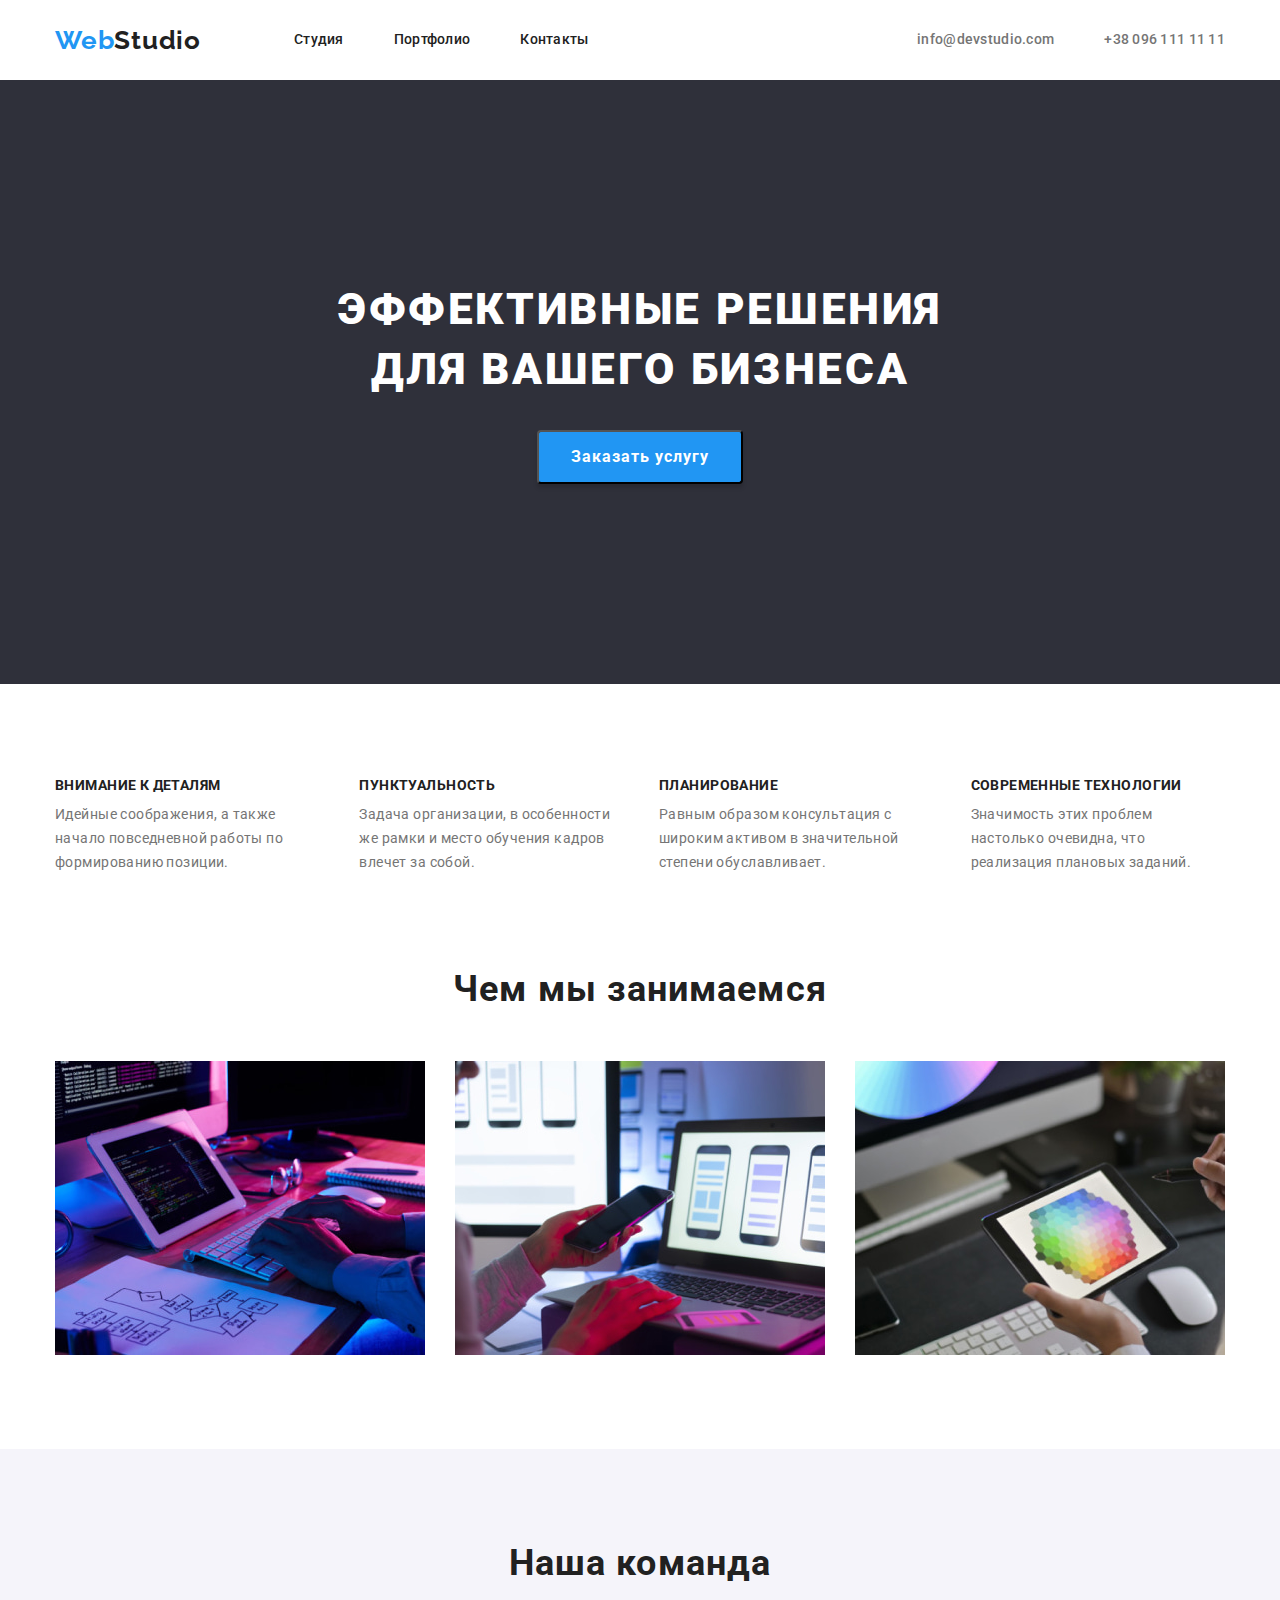
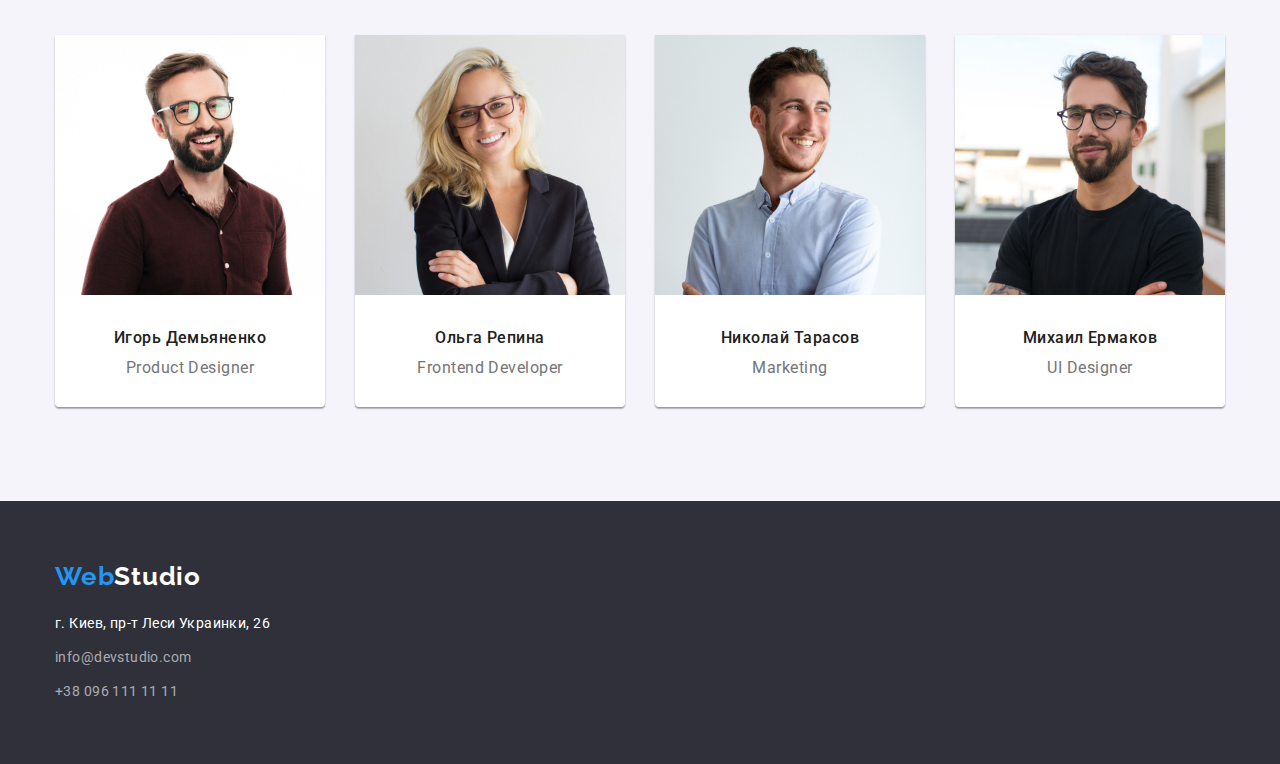
<file: index.html>
<!DOCTYPE html>
<html lang="ru">
<head>
    <meta charset="UTF-8">
    <meta http-equiv="X-UA-Compatible" content="IE=edge">
    <meta name="viewport" content="width=device-width, initial-scale=1.0">
    <title>Document</title>
    <link rel="preconnect" href="https://fonts.gstatic.com" crossorigin> 
    <link href="https://fonts.googleapis.com/css2?family=Raleway:wght@700&family=Roboto:wght@400;500;700;900&display=swap" rel="stylesheet">
    <link rel="stylesheet" href="https://cdnjs.cloudflare.com/ajax/libs/modern-normalize/1.0.0/modern-normalize.min.css"/>
    <link rel="stylesheet" href="./css/style.css" />
</head>
<body>
    <header class="header">
        <div class="container header-container">
        <a class="logo link" href="./index.html"><span class="logo-primary">Web</span>Studio</a>
        <nav class="nav">
            <ul class="nav-list list">
                <li class="nav-item">
                    <a class="nav-link link" href="./index.html">Студия</a>
                </li>
                <li class="nav-item">
                    <a class="nav-link link" href="./portfolio.html">Портфолио</a>
                </li>
                <li class="nav-item">
                    <a class="nav-link link" href="">Контакты</a>
                </li>
            </ul>
        </nav>
        <ul class="header-contact list">
            <li class="contact-container">
                <a class="contact-link link" href="mailto:info@devstudio.com">info@devstudio.com</a>
            </li>
            <li class="contact-container">
                <a class="contact-link link" href="tel:+380961111111">+38 096 111 11 11</a>
            </li>
        </ul>
        </div>
    </header>
    <main>
        <section class="hero">
            <div class="container hero-container"> 
                <h1 class="hero-title">Эффективные решения <br>
                    для вашего бизнеса</h1>
                <button class="hero-btn" type="button">Заказать услугу</button>
            </div>
        </section>
        <section class="section features">
            <div class="container"> 
                <h2 class="features-title">Наши преимущества</h2>
                <ul class="features-list list">
                <li class="features-item">
                    <h3 class="features-subtitle">Внимание к деталям</h3>
                    <p class="features-descr">Идейные соображения, а также начало повседневной работы по формированию позиции.</p>
                </li>
                <li class="features-item">
                    <h3 class="features-subtitle">Пунктуальность</h3>
                    <p class="features-descr">Задача организации, в особенности же рамки и место обучения кадров влечет за собой.</p>
                </li>
                <li class="features-item">
                    <h3 class="features-subtitle">Планирование</h3>
                    <p class="features-descr">Равным образом консультация с широким активом в значительной степени обуславливает.</p>
                </li>
                <li class="features-item">
                    <h3 class="features-subtitle">Современные технологии</h3>
                    <p class="features-descr">Значимость этих проблем настолько очевидна, что реализация плановых заданий.</p>
                </li>
            </ul>
            </div>
        </section>
        <section class="section about">
            <div class="container">
            <h2 class="about-title">Чем мы занимаемся</h2>
            <ul class="about-list list">
                <li class="about-item">
                    <img class="img" src="./images/imd1.jpg" alt="программист за работой" width="370" height="294"/>
                </li>
                <li class="about-item">
                    <img class="img" src="./images/img2.jpg" alt="телефон и ноутбук" width="370" height="294"/> 
                </li>
                <li class="about-item">
                    <img class="img" src="./images/img3.jpg" alt="графический планшет" width="370" height="294" />
                </li>
            </ul>
            </div>
        </section>
        <section class="section team">
            <div class="container">
            <h2 class="team-title">Наша команда</h2>
            <ul class="team-list list">
                <li class="team-item">
                    <img class="team-foto" src="./images/img4.jpg" alt="Игорь Демьяненко" width="270" height="260"/>
                    <div class="team-details">
                        <h3 class="team-name">Игорь Демьяненко</h3>
                        <p class="team-info" lang="en">Product Designer</p>
                    </div>                   
                </li>
                <li class="team-item">
                    <img class="team-foto" src="./images/img5.jpg" alt="Ольга Репина" width="270" height="260"/>
                    <div class="team-details">
                        <h3 class="team-name">Ольга Репина</h3>
                        <p class="team-info" lang="en">Frontend Developer</p>
                    </div>                   
                </li>
                <li class="team-item">
                    <img class="team-foto" src="./images/img6.jpg" alt="Николай Тарасов" width="270" height="260" />
                    <div class="team-details">
                        <h3 class="team-name">Николай Тарасов</h3>
                        <p class="team-info"lang="en">Marketing</p>
                    </div>   
                </li>
                <li class="team-item">
                    <img class="team-foto"src="./images/img7.jpg" alt="Михаил Ермаков" width="270" height="260"/>
                    <div class="team-details">
                        <h3 class="team-name">Михаил Ермаков</h3>
                        <p class="team-info" lang="en">UI Designer</p>
                    </div>
                </li>
            </ul>
            </div>
        </section>
    </main>
    <footer class="section footer">
        <div class="container">
        <a class="footer-logo link" href="./index.html">Web<span class="logo-secondary">Studio</span></a>
        <address class="address">
            <ul class="adress-list list">
                <li class="adress-item"><a class="link map" href="https://goo.gl/maps/4AAbKkRMMYhUrbmD7" target="_blank">г. Киев, пр-т Леси Украинки, 26</a></li>
                <li class="adress-item"><a class="link mail" href="mailto:info@devstudio.com">info@devstudio.com</a></li>
                <li class="adress-item"><a class="link phone" href="tel:+380961111111">+38 096 111 11 11</a></li>
            </ul>
        </address>
        </div>
       </footer>
</body>
</html>
</file>
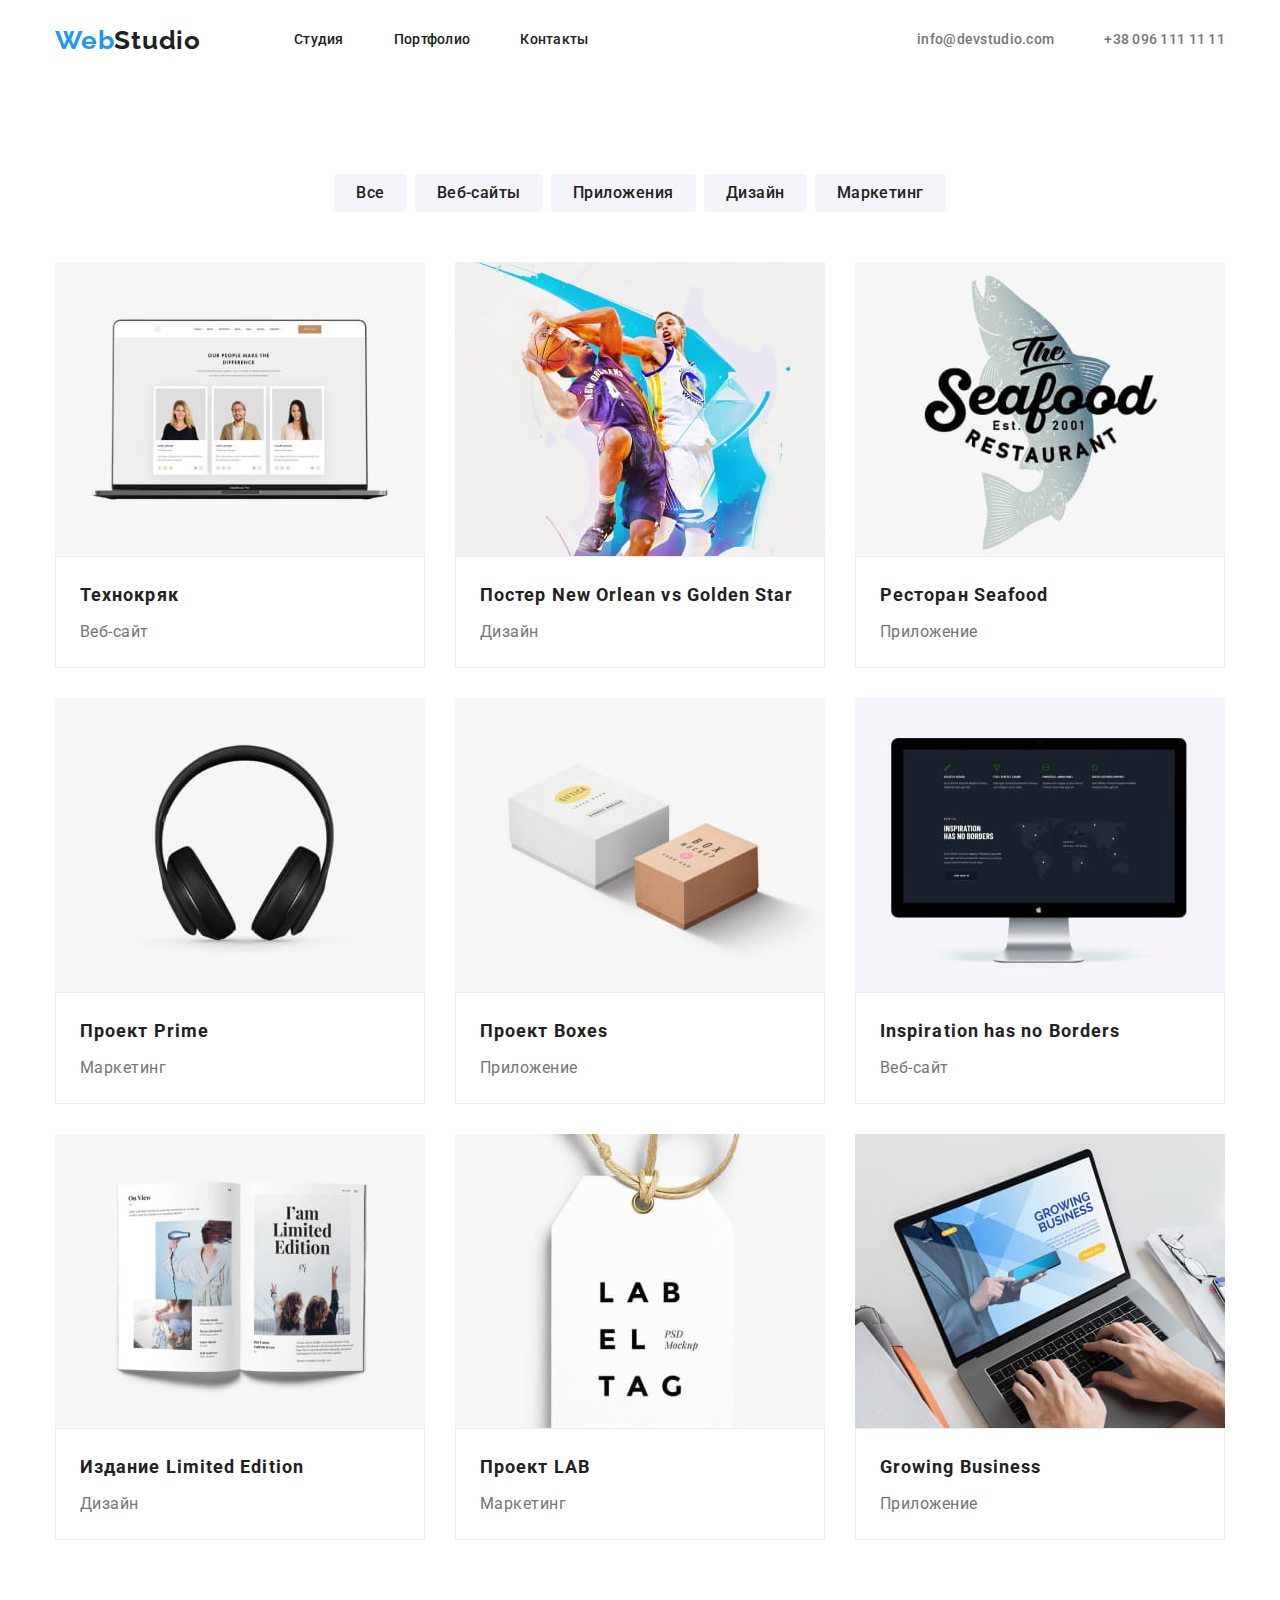
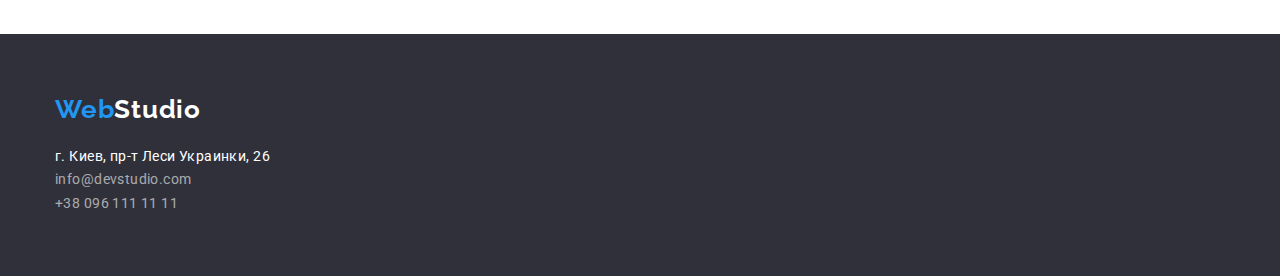
<file: portfolio.html>
<!DOCTYPE html>
<html lang="ru">
<head>
    <meta charset="UTF-8">
    <meta http-equiv="X-UA-Compatible" content="IE=edge">
    <meta name="viewport" content="width=device-width, initial-scale=1.0">
    <title>Portfolio</title>
    <link rel="preconnect" href="https://fonts.gstatic.com" crossorigin> 
    <link href="https://fonts.googleapis.com/css2?family=Raleway:wght@700&family=Roboto:wght@400;500;700;900&display=swap" rel="stylesheet">
    <link rel="stylesheet" href="https://cdnjs.cloudflare.com/ajax/libs/modern-normalize/1.0.0/modern-normalize.min.css"/>
    <link rel="stylesheet" href="./css/style.css">
</head>
<body>
    <header class="header">
        <div class="container header-container">
        <a class="logo link" href="./index.html"><span class="logo-primary">Web</span>Studio</a>
        <nav class="nav">
            <ul class="nav-list list">
                <li class="nav-item">
                    <a class="nav-link link" href="./index.html">Студия</a>
                </li>
                <li class="nav-item">
                    <a class="nav-link link" href="./portfolio.html">Портфолио</a>
                </li>
                <li class="nav-item">
                    <a class="nav-link link" href="">Контакты</a>
                </li>
            </ul>
        </nav>
        <ul class="header-contact list">
            <li class="contact-container">
                <a class="contact-link link" href="mailto:info@devstudio.com">info@devstudio.com</a>
            </li>
            <li class="contact-container">
                <a class="contact-link link" href="tel:+380961111111">+38 096 111 11 11</a>
            </li>
        </ul>
        </div>
    </header>
    <main>
        <section class="section wrapper" >
            <div class="container">
            <h1 class="main-title">Портфолио</h1>
            <ul class="list pagination">
                <li class="paganation-item"><button class="pagination-btn" type="button">Все</button></li>
                <li class="paganation-item"><button class="pagination-btn" type="button">Веб-сайты</button></li>
                <li class="paganation-item"><button class="pagination-btn" type="button">Приложения</button></li>
                <li class="paganation-item"><button class="pagination-btn" type="button">Дизайн</button></li>
                <li class="paganation-item"><button class="pagination-btn" type="button">Маркетинг</button></li>
            </ul>
            <ul class="list project-list">
                <li class="project-item">
                    <img class="project-img" src="./images/technok.jpg" alt="Ноутбук"  width="370" height="294"/>
                    <div class="project-details">
                        <h2 class="project-name">Технокряк</h2>
                        <p class="project-category" href="">Веб-сайт</p>
                    </div>                   
                </li>
                <li class="project-item">
                    <img class="project-img" src="./images/neworlean.jpg" alt="Баскетболисты"  width="370" height="294"/>
                    <div class="project-details">
                        <h2 class="project-name">Постер New Orlean vs Golden Star</h2>
                        <p  class="project-category" href="">Дизайн</p>
                    </div>                    
                </li>
                <li class="project-item">
                    <img class="project-img" src="./images/seafood.jpg" alt="Логотип компании"  width="370" height="294"/>
                    <div class="project-details">
                        <h2 class="project-name">Ресторан Seafood</h2>
                         <p  class="project-category" href="">Приложение</p>
                    </div>           
                </li>
                <li class="project-item">
                    <img class="project-img" src="./images/prime.jpg" alt="Наушники"  width="370" height="294"/>
                    <div class="project-details">
                        <h2 class="project-name">Проект Prime</h2>
                        <p class="project-category" href="">Маркетинг</p>
                    </div>                   
                </li>
                <li class="project-item">
                    <img class="project-img" src="./images/boxes.jpg" alt="Коробки"  width="370" height="294"/>
                    <div class="project-details">
                        <h2 class="project-name">Проект Boxes</h2>
                        <p class="project-category" href="">Приложение</p>
                    </div>                    
                </li>
                <li class="project-item">
                    <img class="project-img" src="./images/inspiration.jpg" alt="Монитор компьютера"  width="370" height="294"/>
                    <div class="project-details">
                       <h2 class="project-name">Inspiration has no Borders</h2>
                       <p class="project-category" href="">Веб-сайт</p>     
                    </div>
                </li>
                <li class="project-item">
                    <img class="project-img" src="./images/limitededition.jpg" alt="Журнал"  width="370" height="294"/>
                    <div class="project-details">
                        <h2 class="project-name">Издание Limited Edition</h2>
                        <p class="project-category" href="">Дизайн</p>
                    </div>                    
                </li>
                <li class="project-item">
                    <img class="project-img" src="./images/lab.jpg" alt="Бирка с логотипом компании"  width="370" height="294"/>
                    <div class="project-details">
                        <h2 class="project-name">Проект LAB</h2>
                        <p class="project-category" href="">Маркетинг</p>
                    </div>                   
                </li>
                <li class="project-item">
                    <img class="project-img" src="./images/growing.jpg" alt="Ноутбук"  width="370" height="294"/>
                    <div class="project-details">
                        <h2 class="project-name">Growing Business</h2>
                        <p class="project-category" href="">Приложение</p>
                    </div>
                </li>
            </ul>
            </div>
        </section>
    </main>
    <footer class="section footer">
        <div class="container">
        <a class="footer-logo link" href="./index.html">Web<span class="logo-secondary">Studio</span></a>
        <address class="address">
            <ul class="adress-list list">
                <li><a class="link map" href="https://goo.gl/maps/4AAbKkRMMYhUrbmD7" target="_blank">г. Киев, пр-т Леси Украинки, 26</a></li>
                <li><a class="link mail" href="mailto:info@devstudio.com">info@devstudio.com</a></li>
                <li><a class="link phone" href="tel:+380961111111">+38 096 111 11 11</a></li>
            </ul>
        </address>
        </div>
       </footer>
</body>
</html>
</file>
<file: css/style.css>
:root{
     --main-font: "Roboto", sans-serif;
--secondary-font: "Raleway", sans-serif;


--bg-header:#FFFFFF;
--main-txt-mode-light: #212121;
--primary-txt-mode-light: #757575;
--secondary-txt-mode-light: #2196F3;


--bg-mode-dark:#2F303A;
--bg-button: #2196F3;
--main-txt-mode-dark:#FFFFFF;
--primary-txt-mode-dark:rgba(255, 255, 255, 0.6);
--secondary-txt-mode-dark: #2196F3;
}

body{
   font-family: var(--main-font);
}

h1, h2, h3, p {
    margin-top: 0;
    margin-bottom: 0;
}

.header{
    background-color: var(--bg-header);
}
.container{
    width: 1200px;
    padding-left: 15px;
    padding-right: 15px;
    margin-left: auto;
    margin-right: auto;
}


.header-container{
    display: flex;
    align-items: center;
}



.list{
    padding-left: 0;
    margin-top: 0;
    margin-bottom: 0;
    list-style: none;
   
}
.logo{
    margin-right: 93px;
}

.link{
    text-decoration: none;
}
.logo,
.footer-logo{
    font-family: var(--secondary-font);
    font-weight: 700;
    font-size: 26px;
    line-height: 1.19;
    /* identical to box height */
    letter-spacing: 0.03em;

    color: var(--main-txt-mode-light);
    
}
.logo-primary{
    color: var(--secondary-txt-mode-light);

}
.nav-list{
    display: flex;
    align-items: center;
}

.nav-item{
    margin-right: 50px;
}

.nav-item:last-child{
    margin-right: 0;
}

.nav-link,
.contact-link{
    display: block;
    padding: 32px 0;
    font-weight: 500;
    font-size: 14px;
    line-height: 1.14;
    letter-spacing: 0.02em;
    color: var(--main-txt-mode-light);    
}

.header-contact{
    display: flex;
    align-items: center;
    margin-left: auto;
}

.contact-container{
    margin-right: 50px;
}

.contact-container:last-child{
    margin-right: 0;
}

.contact-link{
    color: var(--primary-txt-mode-light);
}

.nav-link:hover,
.nav-link:focus,
.contact-link:hover,
.contact-link:focus{
    color: var(--secondary-txt-mode-light);
}

.hero{
    background-color: var(--bg-mode-dark) ;
    padding-bottom: 200px;
    padding-top: 200px;
}

.hero-title{
    margin-right: auto;
    margin-left: auto;
    margin-bottom: 30px;
    
    font-weight: 900;
    font-size: 44px;
    line-height: 1.36;
    text-align: center;
    letter-spacing: 0.06em;
    text-transform: uppercase;
    color: var(--main-txt-mode-dark);
}

.hero-btn{
    display: block;
    margin-right: auto;
    margin-left: auto;
    padding-top: 10px;
    padding-left: 32px;
    padding-right: 32px;
    padding-bottom: 10px;
    

    font-family: inherit;
    font-weight: 700;
    font-size: 16px;
    line-height: 1.87;
    align-items: center;
    text-align: center;
    letter-spacing: 0.06em;

    color: var(--main-txt-mode-dark);
    background-color: var(--bg-button);
    box-shadow: 0px 4px 4px rgba(0, 0, 0, 0.15);
    border-radius: 4px;

    cursor: pointer;
}

.hero-btn:hover,
.hero-btn:focus{
    color: var(--main-txt-mode-dark);
    background-color: var(--bg-button);
} 

.section{
    padding: 94px 0;
}


.features-list{
    display: flex;
    justify-content: space-between;
}

.features-title,
.main-title{
    position: absolute;
    width: 1px;
    height: 1px;
    margin: -1px;
    border: 0;
    padding: 0;
    white-space: nowrap;
    clip-path: inset(100%);
    clip: rect(0 0 0 0);
    overflow: hidden;
}
.features-subtitle{
    margin-bottom: 10px;
    font-weight: 700;
    font-size: 14px;
    line-height: 1.14;
    letter-spacing: 0.03em;
    text-transform: uppercase;

    color: var(--main-txt-mode-light);
}

.features-item{
    margin-right: 30px;
}

.features-item:last-child{
    margin-right: 0;
}


.features-descr,
.map,
.mail,
.phone{
    font-size: 14px;
    line-height: 1.71;
    /* or 171% */
    letter-spacing: 0.03em;

    color: var(--primary-txt-mode-light);
}

.about-title,
.team-title{
    font-weight: 700;
    font-size: 36px;
    line-height: 1.16;
    text-align: center;
    letter-spacing: 0.03em;

    color: var(--main-txt-mode-light);
}

.about{
    padding-top: 0;
}

.about-title{
    margin-bottom: 50px;

}

.about-list{
    display: flex;
    justify-content: space-between;
}

.about-item{
    margin-right: 30px;
}

.img{
    display: block;
    width: 100%;
    height: auto;
}

.about-item:last-child{
    margin-right: 0;
}

.team{
    background-color: #F5F4FA;

}

.team-title{
    margin-bottom: 50px;
}

.team-list{
    display: flex;
}

.team-item{
    margin-right: 30px;
    background-color: #FFFFFF;
    box-shadow: 0px 1px 3px rgba(0, 0, 0, 0.12), 0px 1px 1px rgba(0, 0, 0, 0.14), 0px 2px 1px rgba(0, 0, 0, 0.2);
    border-radius: 0px 0px 4px 4px;
}

.team-item:last-child{
    margin-right: 0;
}

.team-details{
    padding-top: 30px;
    padding-bottom: 30px;
}

.team-name{
    margin-bottom: 10px;
    font-weight: 500;
    font-size: 16px;
    line-height: 1.18;
    letter-spacing: 0.03em;
    text-align: center;

    color: var(--main-txt-mode-light);
}

.team-info{
    font-size: 16px;
    line-height: 19px;
    /* identical to box height */
    text-align: center;
    letter-spacing: 0.03em;

    color: var(--primary-txt-mode-light);
}

.footer{
    padding-top: 60px;
    padding-bottom: 60px;

    background-color: var(--bg-mode-dark);
}


.address{
    font-style: normal;
}
.adress-item{
    margin-bottom: 10px;
}

.adress-item:last-child{
    margin: 0;
}


.footer-logo{
    display: block;
    margin-bottom: 20px;

    color: var(--secondary-txt-mode-dark);
}
.logo-secondary{
    color: var(--main-txt-mode-dark);
}
.map{
    color: var(--main-txt-mode-dark);
}
.mail,
.phone{
 color: var(--primary-txt-mode-dark);
 
}

.map:hover,
.map:focus,
.mail:hover,
.mail:focus,
.phone:hover,
.phone:focus{
    color: var(--secondary-txt-mode-dark);
}

.pagination{
    display: flex;
    justify-content: center;
    margin-bottom: 50px;
}
.paganation-item{
    margin-right: 8px;
}


.paganation-item:last-child{
    margin-right: 0;
}


.pagination-btn{
padding-left: 22px;
padding-top: 6px;
padding-right: 22px;
padding-bottom: 6px;


border: transparent;
border-radius: 4px;
font-weight: 500;
font-size: 16px;
line-height: 1.62;
text-align: center;
letter-spacing: 0.03em;

color: var(--main-txt-mode-light);
background-color: #F5F4FA;
cursor: pointer;
}


.pagination-btn:hover,
.pagination-btn:focus{
    color: var(--main-txt-mode-dark);
    background-color: var(--bg-button);
}

.project-list{
    display: flex;
    flex-wrap: wrap;
}

.project-item{
    margin-right: 30px;
    margin-bottom: 30px;
   
}

.project-item:nth-child(3n){
    margin-right: 0;
}

.project-item:nth-last-child(-n+3){
    margin-bottom: 0;
}

.project-img{
    display: block;
}

.project-details{
    padding-left: 24px;
    padding-right: 24px;
    padding-top: 20px;
    padding-bottom: 20px;

    background: #FFFFFF;
    border: 1px solid #EEEEEE; 
}

.project-name{
    margin-bottom: 4px;
    font-weight: 700;
    font-size: 18px;
    line-height: 2;
    letter-spacing: 0.06em;
    color: var(--main-txt-mode-light);
}

.project-category{
    line-height: 1.87;
    letter-spacing: 0.03em;
    color: var(--primary-txt-mode-light);
}

.project-category:hover,
.project-category:focus{
    color: var(--primary-txt-mode-light);
}
</file>
